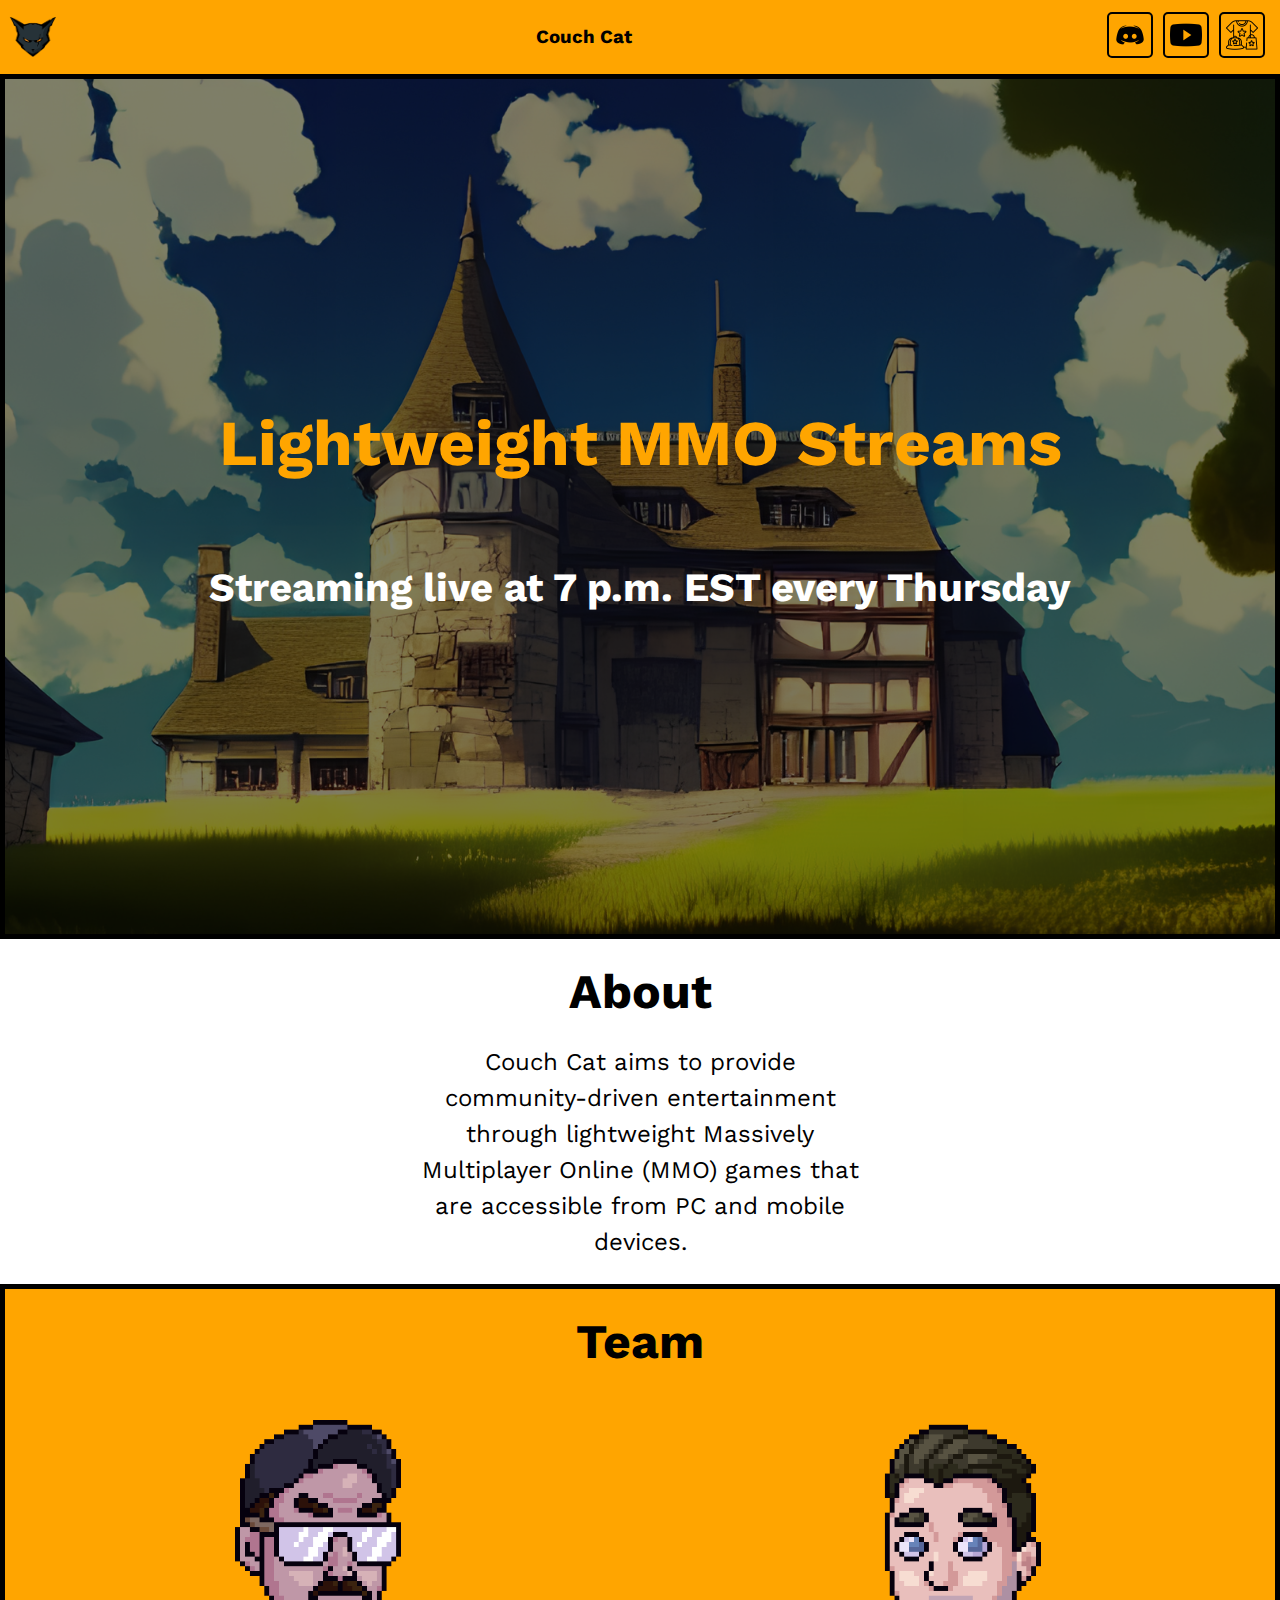
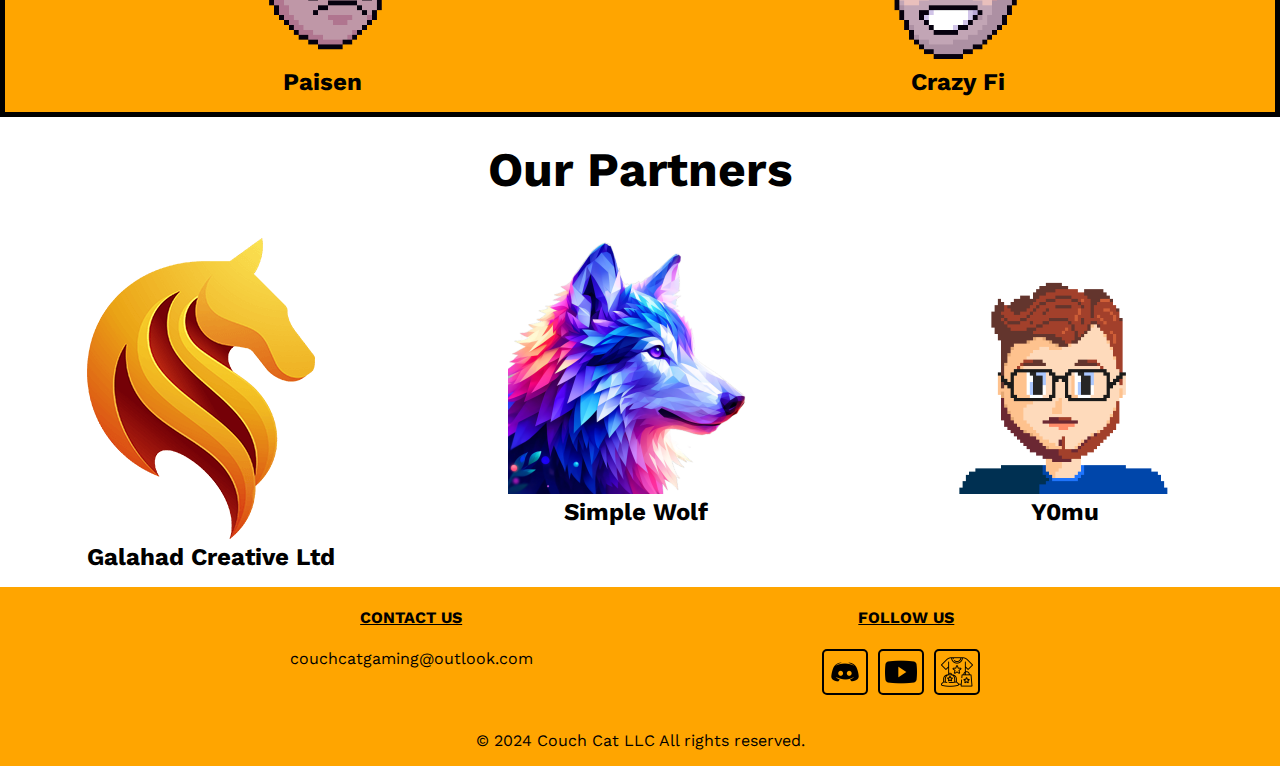
<file: index.html>
<!DOCTYPE html>
<html lang="en">

<head>
    <meta charset="UTF-8">
    <meta name="viewport" content="width=device-width, initial-scale=1.0">
    <link rel="preconnect" href="https://fonts.googleapis.com">
    <link rel="preconnect" href="https://fonts.gstatic.com" crossorigin>
    <link href="https://fonts.googleapis.com/css2?family=Work+Sans:ital,wght@0,100..900;1,100..900&display=swap"
        rel="stylesheet">
    <link rel="Icon" href="images/CC-icon-Color.png">
    <link rel="stylesheet" href="fleshed_out_styles.css">
    <title>Couch Cat</title>
</head>

<body>
    <nav>
        <img src="images/CC-icon-Color.png" alt="Couch Cat Icon" class="logo">
        <h3 class="site-name">Couch Cat</h3>
        <ul class="nav-socials">
            <li>
                <a href="https://discord.com/invite/ahcjCrSa6U" target="_blank">
                    <img src="images/discord.png" alt="discord" class="nav-social socials discord">
                </a>
            </li>
            <li>
                <a href="https://www.youtube.com/@couchcat_" target="_blank">
                    <img src="images/youtube.png" alt="YouTube" class="nav-social socials youtube">
                </a>
            </li>
            <li>
                <a href="https://couch-cat-shop.fourthwall.com/" target="_blank">
                    <img src="images/merchandise.png" alt="Merch" class="nav-social socials merch">
                </a>
            </li>
        </ul>
    </nav>
    <div class="wrapper">
        <section class="main-info">
            <div id="layer"></div>
            <h1>Lightweight MMO Streams</h1>
            <p>Streaming live at 7 p.m. EST every Thursday</p>
        </section>
        <section class="about">
            <h3 class="section-title">About</h3>
            <p class="about-info">Couch Cat aims to provide community-driven entertainment through lightweight Massively
                Multiplayer Online (MMO) games that are accessible from PC and mobile devices.</p>
        </section>
        <section class="team">
            <h3 class="section-title">Team</h3>
            <div class="fig-caps">
                <figure>
                    <img src="images/weird-moustache-man-big.png" alt="Paisen" class="square-img">
                    <figcaption>Paisen</figcaption>
                </figure>
                <figure>
                    <img src="images/daddy-fi-4.png" alt="Crazy Fi" class="square-img">
                    <figcaption>Crazy Fi</figcaption>
                </figure>
            </div>
        </section>
        <section class="partners">
            <h3 class="section-title">Our Partners</h3>
            <div class="fig-caps">
                <figure class="partner-img">
                    <a href="https://www.galahadcreative.com/" target="_blank">
                        <img src="images/galahad_creative_logo.png" alt="Galahad Creative" class="square-img">
                        <figcaption>Galahad Creative Ltd</figcaption>
                    </a>
                </figure>
                <figure class="partner-img">
                    <a href="https://buymeacoffee.com/zilden" target="_blank">
                        <img src="images/simple_wolf_logo.png" alt="Y0mu" class="square-img">
                        <figcaption>Simple Wolf</figcaption>
                    </a>
                </figure>
                <figure class="partner-img">
                    <a href="https://buymeacoffee.com/y0mu" target="_blank">
                        <img src="images/y0mu.png" alt="Y0mu" class="square-img">
                        <figcaption>Y0mu</figcaption>
                    </a>
                </figure>
            </div>
        </section>
    </div>
    <footer>
        <div class="footer-info">
            <div>
                <h4 class="footer-title">CONTACT US</h4>
                <p>couchcatgaming@outlook.com</p>
            </div>
            <div>
                <h4 class="footer-title">FOLLOW US</h4>
                <ul class="nav-socials">
                    <li>
                        <a href="https://discord.com/invite/ahcjCrSa6U" target="_blank">
                            <img src="images/discord.png" alt="discord" class="socials discord">
                        </a>
                    </li>
                    <li>
                        <a href="https://www.youtube.com/@couchcat_" target="_blank">
                            <img src="images/youtube.png" alt="YouTube" class="socials youtube">
                        </a>
                    </li>
                    <li>
                        <a href="https://couch-cat-shop.fourthwall.com/" target="_blank">
                            <img src="images/merchandise.png" alt="Merch" class="socials merch">
                        </a>
                    </li>
                </ul>
            </div>
        </div>
        <p class="copyright">&copy; 2024 Couch Cat LLC All rights reserved.</p>

    </footer>

</body>

</html>
</file>
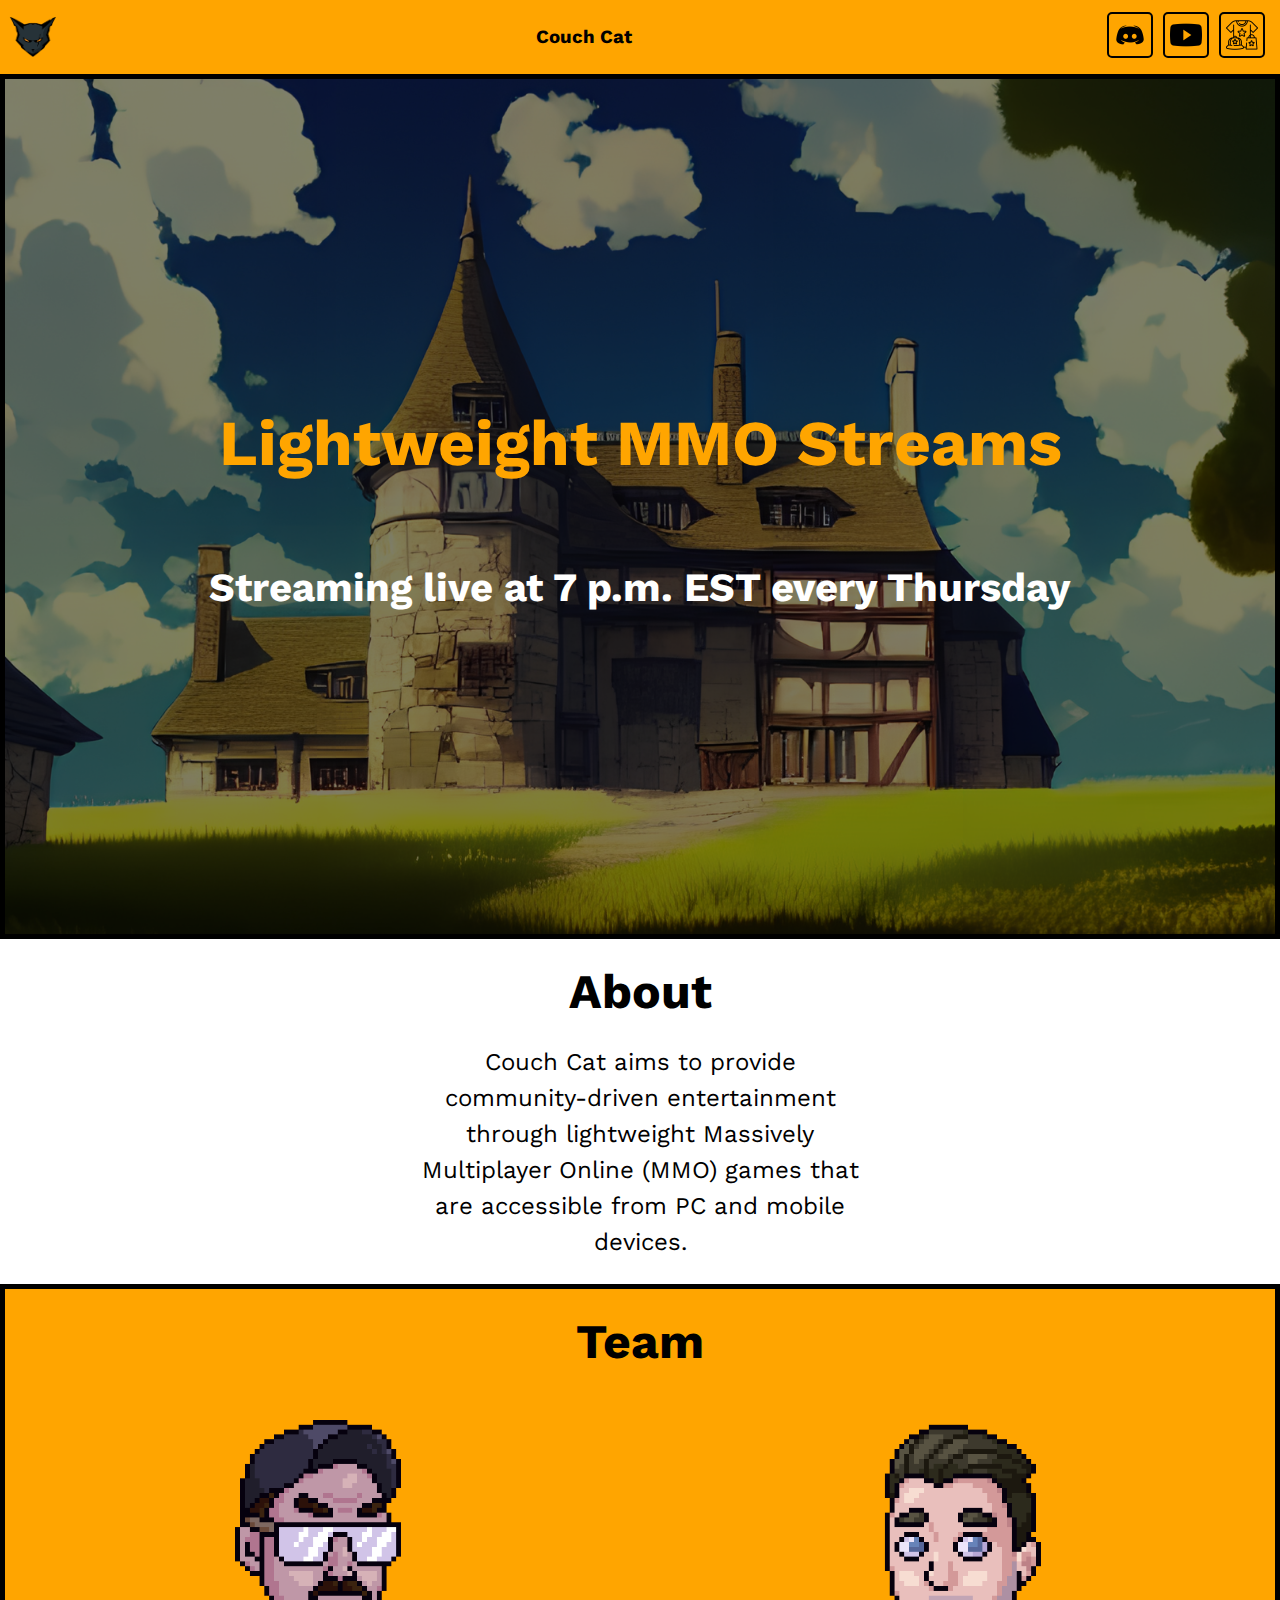
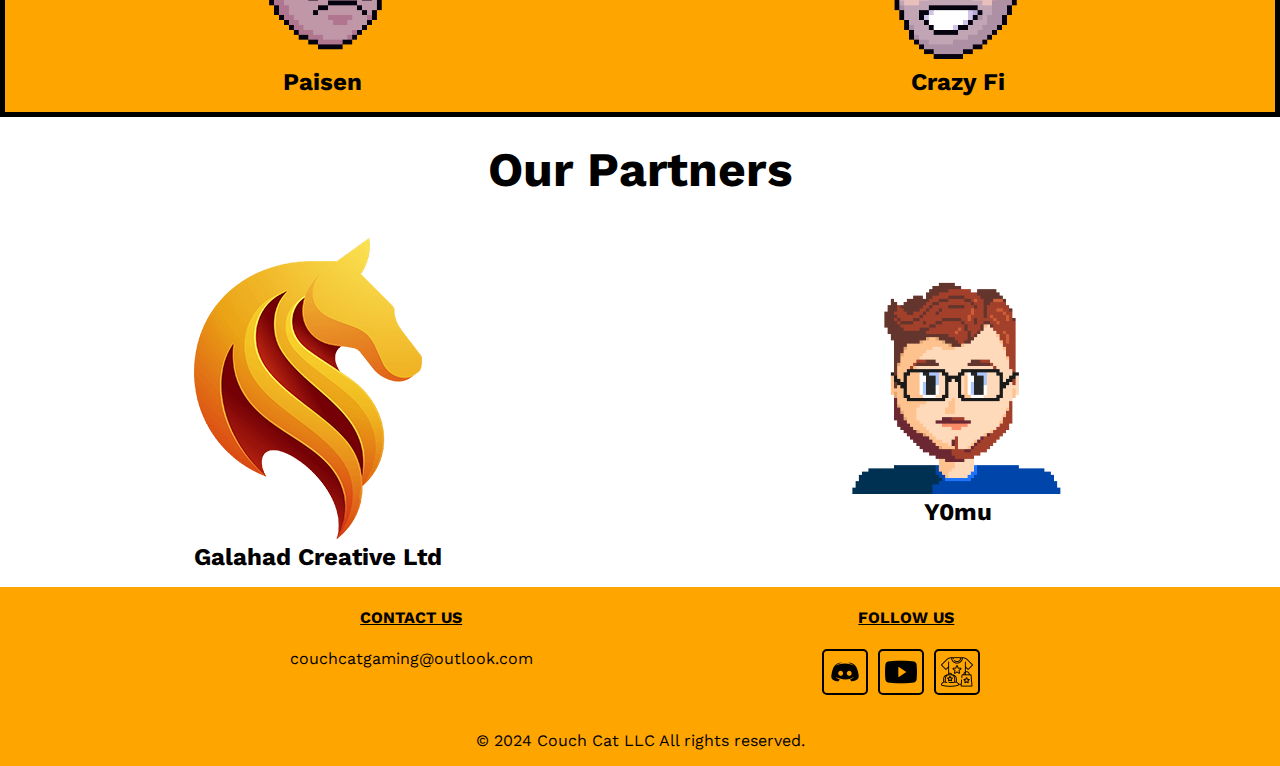
<file: fleshed_out.html>
<!DOCTYPE html>
<html lang="en">

<head>
    <meta charset="UTF-8">
    <meta name="viewport" content="width=device-width, initial-scale=1.0">
    <link rel="preconnect" href="https://fonts.googleapis.com">
    <link rel="preconnect" href="https://fonts.gstatic.com" crossorigin>
    <link href="https://fonts.googleapis.com/css2?family=Work+Sans:ital,wght@0,100..900;1,100..900&display=swap"
        rel="stylesheet">
    <link rel="Icon" href="/images/CC-icon-Color.png">
    <link rel="stylesheet" href="/fleshed_out_styles.css">
    <title>Couch Cat</title>
</head>

<body>
    <nav>
        <img src="/images/CC-icon-Color.png" alt="Couch Cat Icon" class="logo">
        <h3 class="site-name">Couch Cat</h3>
        <ul class="nav-socials">
            <li>
                <a href="https://discord.com/invite/ahcjCrSa6U" target="_blank">
                    <img src="/images/discord.png" alt="discord" class="socials discord">
                </a>
            </li>
            <li>
                <a href="https://www.youtube.com/@couchcat_" target="_blank">
                    <img src="/images/youtube.png" alt="YouTube" class="socials youtube">
                </a>
            </li>
            <li>
                <a href="https://couch-cat-shop.fourthwall.com/" target="_blank">
                    <img src="/images/merchandise.png" alt="Merch" class="socials merch">
                </a>
            </li>
        </ul>
    </nav>
    <div class="wrapper">
        <section class="main-info">
            <div id="layer"></div>
            <h1>Lightweight MMO Streams</h1>
            <p>Streaming live at 7 p.m. EST every Thursday</p>
        </section>
        <section class="about">
            <h3 class="section-title">About</h3>
            <p class="about-info">Couch Cat aims to provide community-driven entertainment through lightweight Massively
                Multiplayer Online (MMO) games that are accessible from PC and mobile devices.</p>
        </section>
        <section class="team">
            <h3 class="section-title">Team</h3>
            <div class="fig-caps">
                <figure>
                    <img src="/images/weird-moustache-man-big.png" alt="Paisen" class="square-img">
                    <figcaption>Paisen</figcaption>
                </figure>
                <figure>
                    <img src="/images/daddy-fi-4.png" alt="Crazy Fi" class="square-img">
                    <figcaption>Crazy Fi</figcaption>
                </figure>
            </div>
        </section>
        <section class="partners">
            <h3 class="section-title">Our Partners</h3>
            <div class="fig-caps">
                <figure>
                    <a href="https://www.galahadcreative.com/" target="_blank">
                        <img src="/images/galahad_creative_logo.png" alt="Galahad Creative" class="square-img partner-img">
                        <figcaption>Galahad Creative Ltd</figcaption>
                    </a>
                </figure>
                <figure>
                    <a href="https://buymeacoffee.com/y0mu" target="_blank">
                        <img src="/images/y0mu.png" alt="Y0mu" class="square-img partner-img">
                        <figcaption>Y0mu</figcaption>
                    </a>
                </figure>
            </div>
        </section>
    </div>
    <footer>
        <div class="footer-info">
            <div>
                <h4 class="footer-title">CONTACT US</h4>
                <p>couchcatgaming@outlook.com</p>
            </div>
            <div>
                <h4 class="footer-title">FOLLOW US</h4>
                <ul class="nav-socials">
                    <li>
                        <a href="https://discord.com/invite/ahcjCrSa6U" target="_blank">
                            <img src="/images/discord.png" alt="discord" class="socials discord">
                        </a>
                    </li>
                    <li>
                        <a href="https://www.youtube.com/@couchcat_" target="_blank">
                            <img src="/images/youtube.png" alt="YouTube" class="socials youtube">
                        </a>
                    </li>
                    <li>
                        <a href="https://couch-cat-shop.fourthwall.com/" target="_blank">
                            <img src="/images/merchandise.png" alt="Merch" class="socials merch">
                        </a>
                    </li>
                </ul>
            </div>
        </div>
        <p class="copyright">&copy; 2024 Couch Cat LLC All rights reserved.</p>

    </footer>

</body>

</html>
</file>
<file: fleshed_out_styles.css>
html,
body {
    margin: 0;
    padding: 0;
    box-sizing: border-box;
    height: 100%;
}

body {
    display: flex;
    flex-direction: column;
    font-family: "Work Sans", sans-serif;
}


nav {
    background-color: orange;
    display: flex;
    justify-content: space-between;
    align-items: center;
    height: 4em;
    padding: 5px;
}

.site-name {
    /* border: 2px solid green; */
    /* this part centers the center piece */
    flex: 1;
    max-width: 50%;
    display: flex;
    justify-content: space-evenly;
}

ul {
    display: flex;
    align-items: center;
    padding: 0;
}

li {
    list-style-type: none;
}

.logo {
    width: 3.5em;
}

.socials {
    width: 2em;
    margin-right: 10px;
    border: 2px solid black;
    padding: 5px;
    border-radius: 5px;
    cursor: pointer;
}

.discord, .youtube, .merch {
    transition: background-color .15s ease-in-out;
}

.discord:hover {
    background-color: #7289DA;
}

.youtube:hover {
    background-color: #FF0000;
}

.merch:hover {
    background-color: lightseagreen;
}

.wrapper {
    flex: 1 0 auto;
}


h1 {
    color: orange;
    font-size: 4em;
    z-index: 1;
}

h1+p {
    color: white;
    font-size: 2.5em;
    font-weight: bold;
    z-index: 1;
}

.main-info {
    height: 95vh;
    border: 5px solid black;
    display: flex;
    flex-direction: column;
    justify-content: center;
    align-items: center;
    background-image: url('images/home_page_banner.png');
    background-size: cover;
    background-repeat: no-repeat;
    background-position: center;
    background-position-y: 35%;
    position: relative;
}

#layer {
    position: absolute;
    background: rgba(0, 0, 0, 0.5);
    content: "";
    top: 0;
    left: 0;
    width: 100%;
    height: 100%;
}

.about {
    text-align: center;
    width: 35%;
    margin: 0 auto;
    /* border: 5px solid black; */
}

.section-title {
    font-size: 3em;
    margin: 24px;
    text-align: center;
}

.about-info {
    font-size: 1.5em;
    line-height: 1.5em;
}

.team {
    border: 5px solid black;
    background-color: orange;
}

.fig-caps {
    display: flex;
    justify-content: space-around;
}

.square-img {
    max-width: 100%;
}

figure {
    /* border: 5px solid black; */
    max-width: 20%;
}

a {
    text-decoration: none;
    color: black;
}

figcaption {
    text-align: center;
    font-size: 1.5em;
    font-weight: bold;
}

.partners {
    background-color: white;
}

.partner-img:hover {
    background-color: rgb(255, 165, 0, .3);
    border-radius: 8px;
}

footer,
nav {
    background-color: orange;
    flex-shrink: 0;
}

.footer-info {
    display: flex;
    justify-content: space-evenly;
}

.footer-title {
    text-decoration: underline solid black;
    text-align: center;
}

.copyright {
    text-align: center;
}

@media (max-width: 890px) {
    h1, p {
        text-align: center;
        
    }
}

@media (max-width: 576px) {
    .site-name {
        display: none;
    }
    .nav-social {
        display: none;
    }
    nav {
        justify-content: center;
    }
    h1 {
        font-size: 3.5em;
    }
    h1+p {
        font-size: 2em;
    }
    h1, p {
        text-align: center;
    }
    
    .about {
        width: 75%;
    }
    .fig-caps {
        flex-direction: column;
        align-items: center;
    }
    figure {
        max-width: 80%;
    }
    .footer-info {
        flex-direction: column;
        align-items: center;
    }

}
</file>
